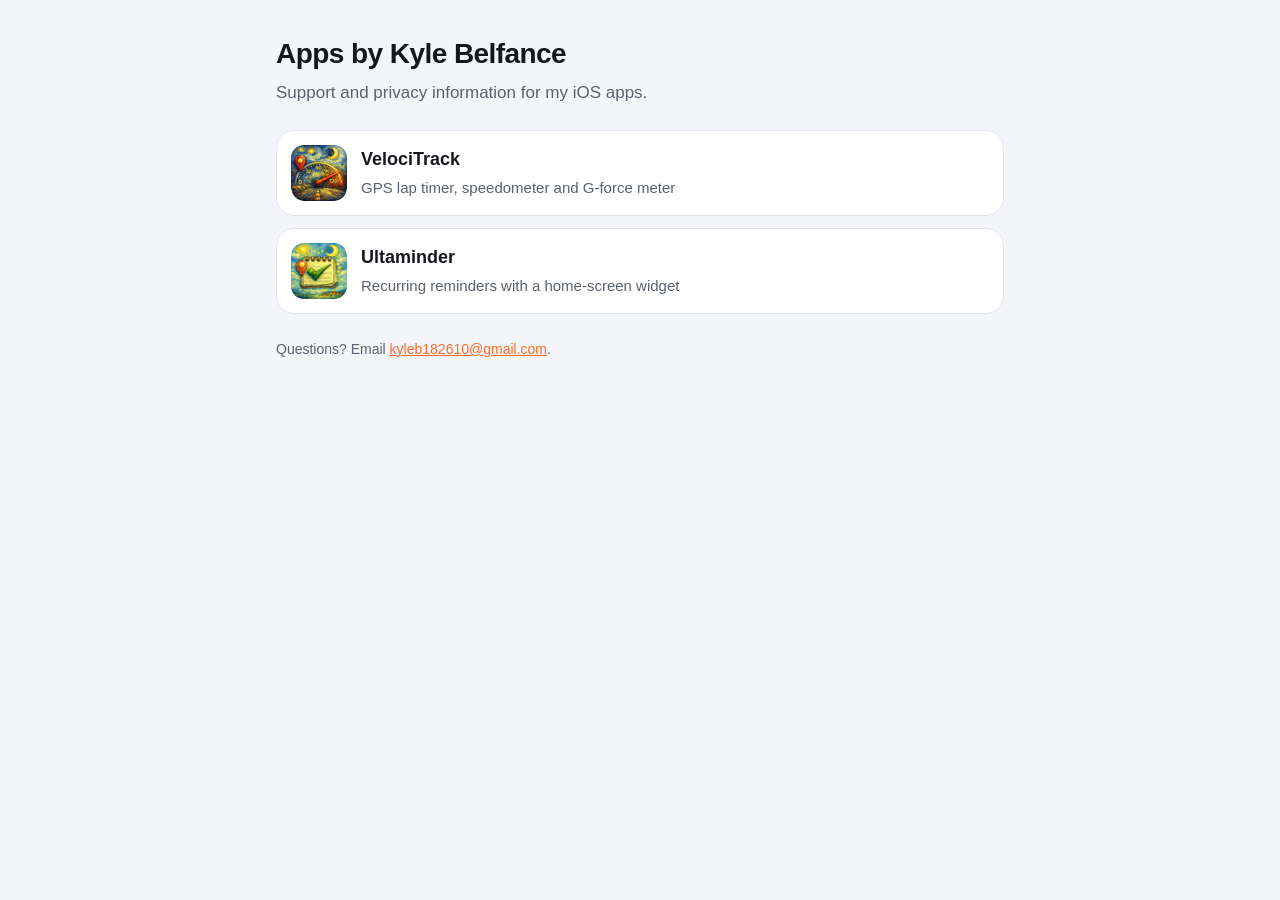
<file: index.html>
<!doctype html>
<html lang="en">
<head>
<meta charset="utf-8">
<meta name="viewport" content="width=device-width, initial-scale=1">
<title>Kyle Belfance Apps</title>
<link rel="stylesheet" href="style.css">
</head>
<body>
<main>
  <header>
    <div>
      <h1>Apps by Kyle Belfance</h1>
      <p>Support and privacy information for my iOS apps.</p>
    </div>
  </header>
  <div class="apps">
    <a class="app" href="velocitrack/">
      <img src="velocitrack/icon.png" alt="">
      <div><strong>VelociTrack</strong><span>GPS lap timer, speedometer and G-force meter</span></div>
    </a>
    <a class="app" href="ultaminder/">
      <img src="ultaminder/icon.png" alt="">
      <div><strong>Ultaminder</strong><span>Recurring reminders with a home-screen widget</span></div>
    </a>
  </div>
  <footer>Questions? Email <a href="mailto:kyleb182610@gmail.com">kyleb182610@gmail.com</a>.</footer>
</main>
</body>
</html>
</file>
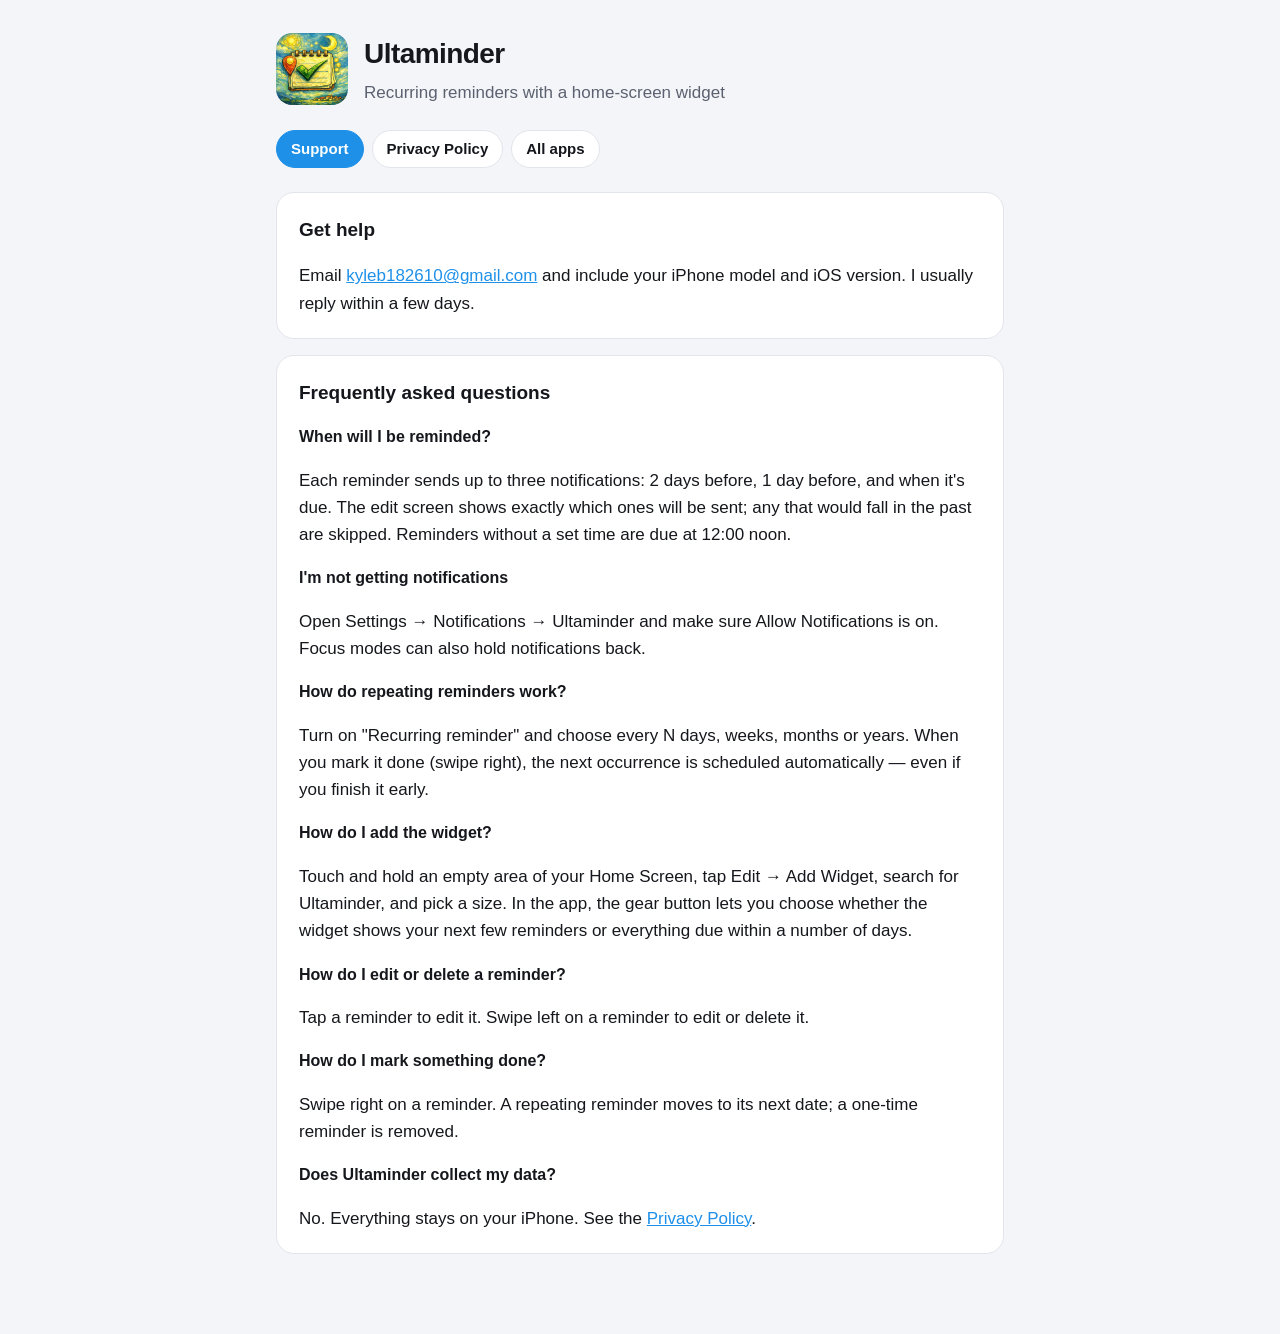
<file: ultaminder/index.html>
<!doctype html>
<html lang="en" data-app="ultaminder">
<head>
<meta charset="utf-8">
<meta name="viewport" content="width=device-width, initial-scale=1">
<title>Ultaminder Support</title>
<link rel="stylesheet" href="../style.css">
</head>
<body>
<main>
  <header>
    <img src="icon.png" alt="Ultaminder app icon">
    <div><h1>Ultaminder</h1><p>Recurring reminders with a home-screen widget</p></div>
  </header>
  <nav>
    <a href="./" aria-current="page">Support</a>
    <a href="privacy.html">Privacy Policy</a>
    <a href="../">All apps</a>
  </nav>

  <section>
    <h2>Get help</h2>
    <p>Email <a href="mailto:kyleb182610@gmail.com?subject=Ultaminder%20support">kyleb182610@gmail.com</a> and include your iPhone model and iOS version. I usually reply within a few days.</p>
  </section>

  <section>
    <h2>Frequently asked questions</h2>

    <h3>When will I be reminded?</h3>
    <p>Each reminder sends up to three notifications: 2 days before, 1 day before, and when it's due. The edit screen shows exactly which ones will be sent; any that would fall in the past are skipped. Reminders without a set time are due at 12:00 noon.</p>

    <h3>I'm not getting notifications</h3>
    <p>Open Settings → Notifications → Ultaminder and make sure Allow Notifications is on. Focus modes can also hold notifications back.</p>

    <h3>How do repeating reminders work?</h3>
    <p>Turn on "Recurring reminder" and choose every N days, weeks, months or years. When you mark it done (swipe right), the next occurrence is scheduled automatically — even if you finish it early.</p>

    <h3>How do I add the widget?</h3>
    <p>Touch and hold an empty area of your Home Screen, tap Edit → Add Widget, search for Ultaminder, and pick a size. In the app, the gear button lets you choose whether the widget shows your next few reminders or everything due within a number of days.</p>

    <h3>How do I edit or delete a reminder?</h3>
    <p>Tap a reminder to edit it. Swipe left on a reminder to edit or delete it.</p>

    <h3>How do I mark something done?</h3>
    <p>Swipe right on a reminder. A repeating reminder moves to its next date; a one-time reminder is removed.</p>

    <h3>Does Ultaminder collect my data?</h3>
    <p>No. Everything stays on your iPhone. See the <a href="privacy.html">Privacy Policy</a>.</p>
  </section>
</main>
</body>
</html>
</file>
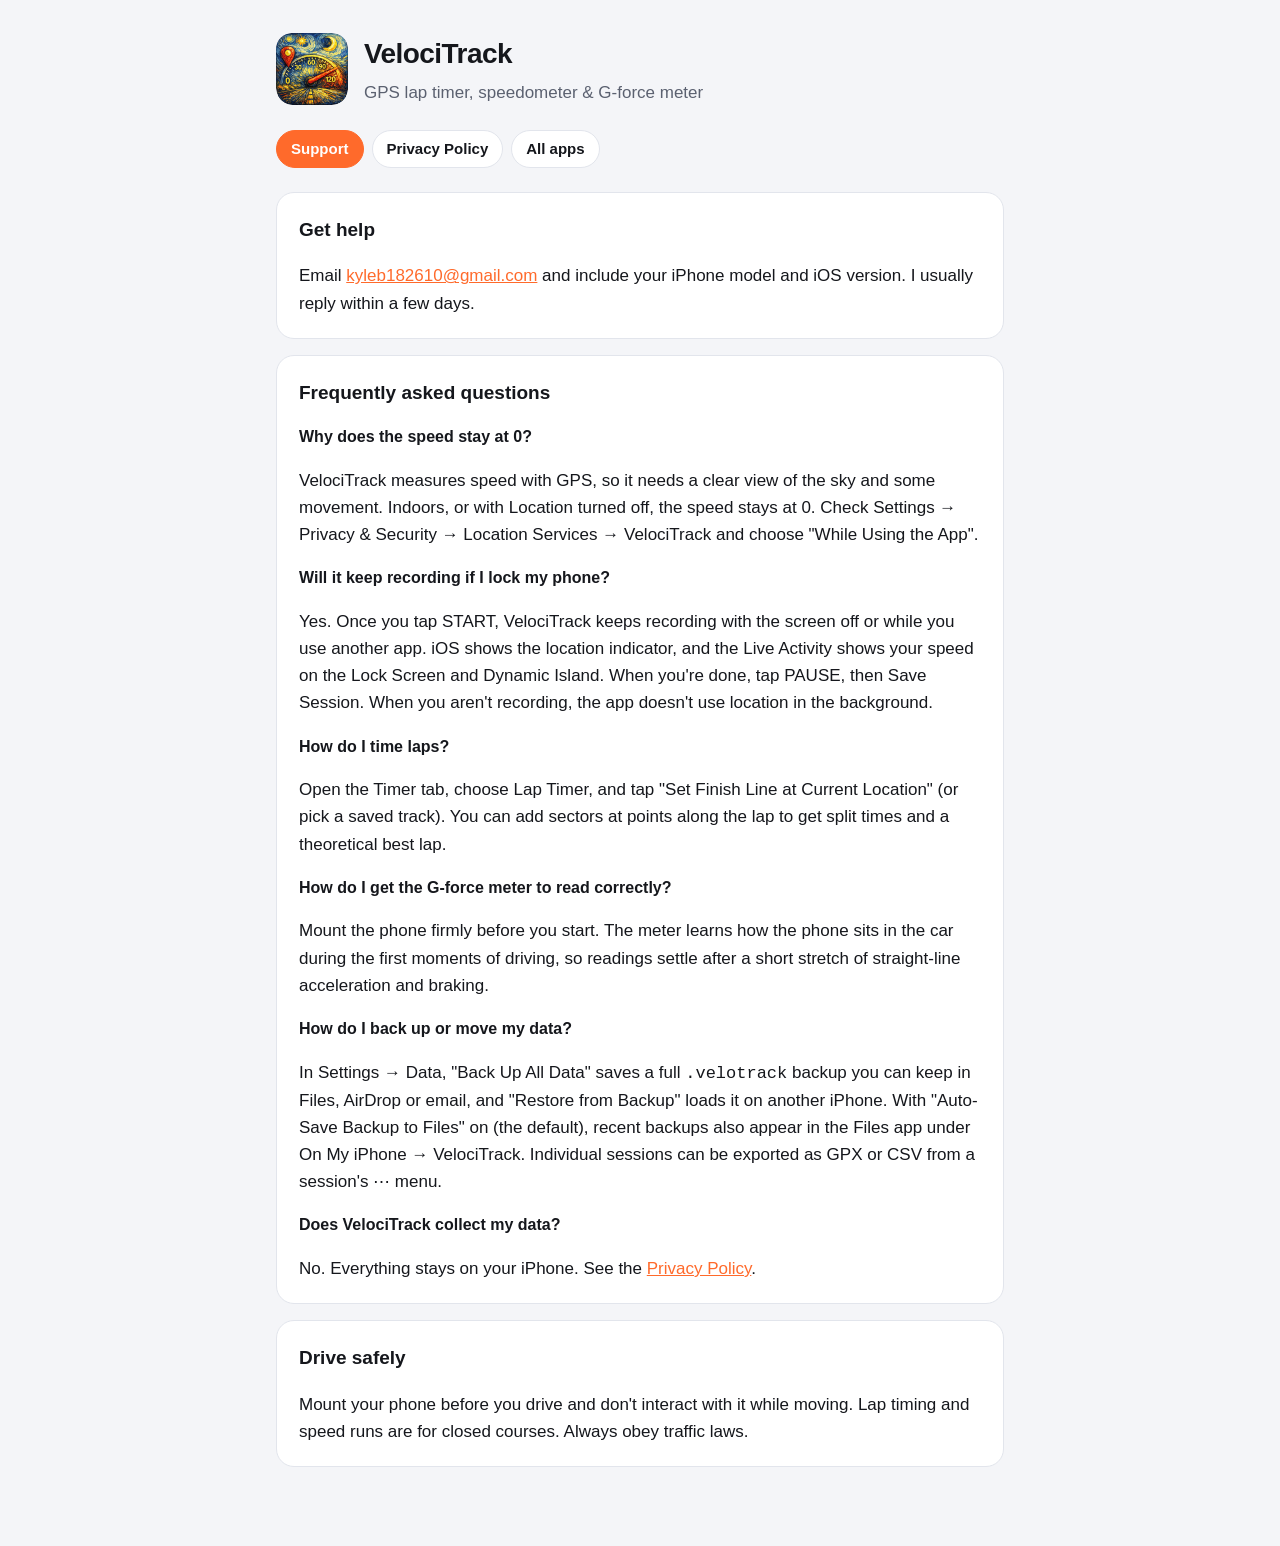
<file: velocitrack/index.html>
<!doctype html>
<html lang="en" data-app="velocitrack">
<head>
<meta charset="utf-8">
<meta name="viewport" content="width=device-width, initial-scale=1">
<title>VelociTrack Support</title>
<link rel="stylesheet" href="../style.css">
</head>
<body>
<main>
  <header>
    <img src="icon.png" alt="VelociTrack app icon">
    <div><h1>VelociTrack</h1><p>GPS lap timer, speedometer &amp; G-force meter</p></div>
  </header>
  <nav>
    <a href="./" aria-current="page">Support</a>
    <a href="privacy.html">Privacy Policy</a>
    <a href="../">All apps</a>
  </nav>

  <section>
    <h2>Get help</h2>
    <p>Email <a href="mailto:kyleb182610@gmail.com?subject=VelociTrack%20support">kyleb182610@gmail.com</a> and include your iPhone model and iOS version. I usually reply within a few days.</p>
  </section>

  <section>
    <h2>Frequently asked questions</h2>

    <h3>Why does the speed stay at 0?</h3>
    <p>VelociTrack measures speed with GPS, so it needs a clear view of the sky and some movement. Indoors, or with Location turned off, the speed stays at 0. Check Settings → Privacy &amp; Security → Location Services → VelociTrack and choose "While Using the App".</p>

    <h3>Will it keep recording if I lock my phone?</h3>
    <p>Yes. Once you tap START, VelociTrack keeps recording with the screen off or while you use another app. iOS shows the location indicator, and the Live Activity shows your speed on the Lock Screen and Dynamic Island. When you're done, tap PAUSE, then Save Session. When you aren't recording, the app doesn't use location in the background.</p>

    <h3>How do I time laps?</h3>
    <p>Open the Timer tab, choose Lap Timer, and tap "Set Finish Line at Current Location" (or pick a saved track). You can add sectors at points along the lap to get split times and a theoretical best lap.</p>

    <h3>How do I get the G-force meter to read correctly?</h3>
    <p>Mount the phone firmly before you start. The meter learns how the phone sits in the car during the first moments of driving, so readings settle after a short stretch of straight-line acceleration and braking.</p>

    <h3>How do I back up or move my data?</h3>
    <p>In Settings → Data, "Back Up All Data" saves a full <code>.velotrack</code> backup you can keep in Files, AirDrop or email, and "Restore from Backup" loads it on another iPhone. With "Auto-Save Backup to Files" on (the default), recent backups also appear in the Files app under On My iPhone → VelociTrack. Individual sessions can be exported as GPX or CSV from a session's ⋯ menu.</p>

    <h3>Does VelociTrack collect my data?</h3>
    <p>No. Everything stays on your iPhone. See the <a href="privacy.html">Privacy Policy</a>.</p>
  </section>

  <section>
    <h2>Drive safely</h2>
    <p>Mount your phone before you drive and don't interact with it while moving. Lap timing and speed runs are for closed courses. Always obey traffic laws.</p>
  </section>
</main>
</body>
</html>
</file>
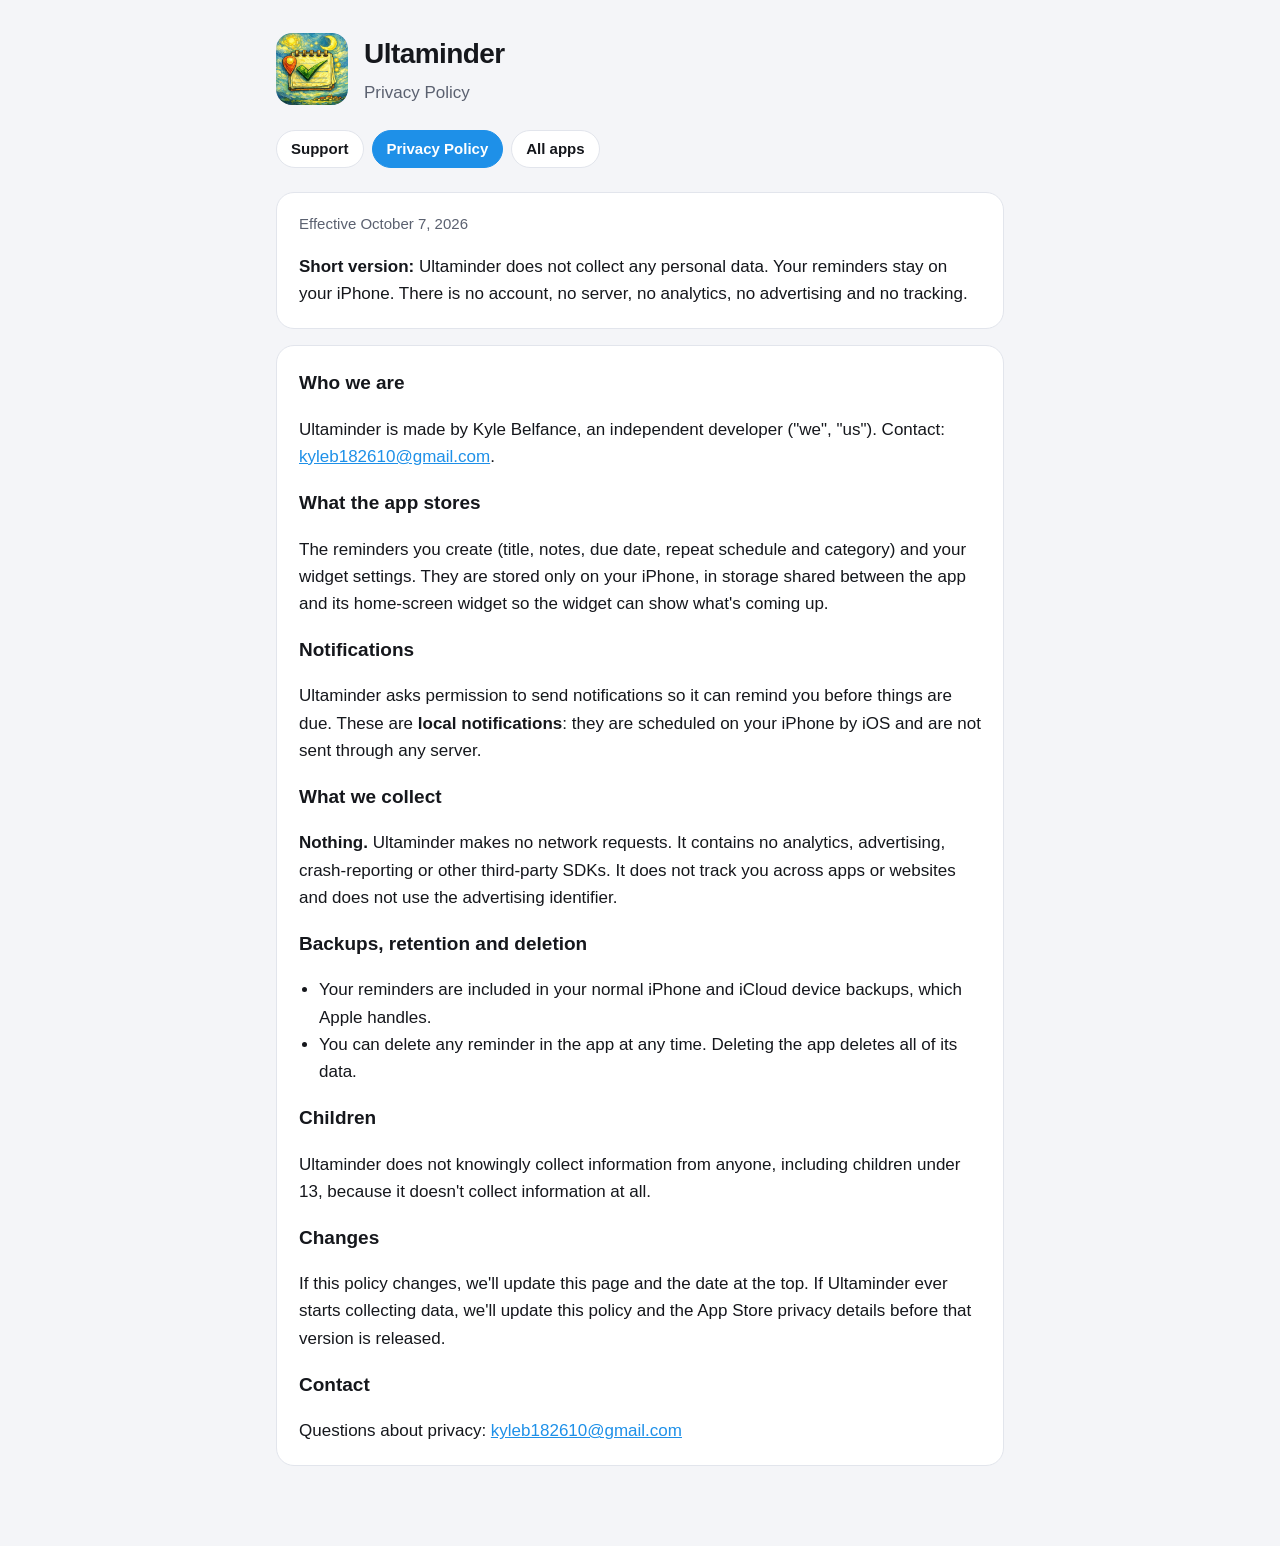
<file: ultaminder/privacy.html>
<!doctype html>
<html lang="en" data-app="ultaminder">
<head>
<meta charset="utf-8">
<meta name="viewport" content="width=device-width, initial-scale=1">
<title>Ultaminder Privacy Policy</title>
<link rel="stylesheet" href="../style.css">
</head>
<body>
<main>
  <header>
    <img src="icon.png" alt="Ultaminder app icon">
    <div><h1>Ultaminder</h1><p>Privacy Policy</p></div>
  </header>
  <nav>
    <a href="./">Support</a>
    <a href="privacy.html" aria-current="page">Privacy Policy</a>
    <a href="../">All apps</a>
  </nav>

  <section>
    <p class="muted">Effective October 7, 2026</p>
    <p><strong>Short version:</strong> Ultaminder does not collect any personal data. Your reminders stay on your iPhone. There is no account, no server, no analytics, no advertising and no tracking.</p>
  </section>

  <section>
    <h2>Who we are</h2>
    <p>Ultaminder is made by Kyle Belfance, an independent developer ("we", "us"). Contact: <a href="mailto:kyleb182610@gmail.com">kyleb182610@gmail.com</a>.</p>

    <h2>What the app stores</h2>
    <p>The reminders you create (title, notes, due date, repeat schedule and category) and your widget settings. They are stored only on your iPhone, in storage shared between the app and its home-screen widget so the widget can show what's coming up.</p>

    <h2>Notifications</h2>
    <p>Ultaminder asks permission to send notifications so it can remind you before things are due. These are <strong>local notifications</strong>: they are scheduled on your iPhone by iOS and are not sent through any server.</p>

    <h2>What we collect</h2>
    <p><strong>Nothing.</strong> Ultaminder makes no network requests. It contains no analytics, advertising, crash-reporting or other third-party SDKs. It does not track you across apps or websites and does not use the advertising identifier.</p>

    <h2>Backups, retention and deletion</h2>
    <ul>
      <li>Your reminders are included in your normal iPhone and iCloud device backups, which Apple handles.</li>
      <li>You can delete any reminder in the app at any time. Deleting the app deletes all of its data.</li>
    </ul>

    <h2>Children</h2>
    <p>Ultaminder does not knowingly collect information from anyone, including children under 13, because it doesn't collect information at all.</p>

    <h2>Changes</h2>
    <p>If this policy changes, we'll update this page and the date at the top. If Ultaminder ever starts collecting data, we'll update this policy and the App Store privacy details before that version is released.</p>

    <h2>Contact</h2>
    <p>Questions about privacy: <a href="mailto:kyleb182610@gmail.com">kyleb182610@gmail.com</a></p>
  </section>
</main>
</body>
</html>
</file>
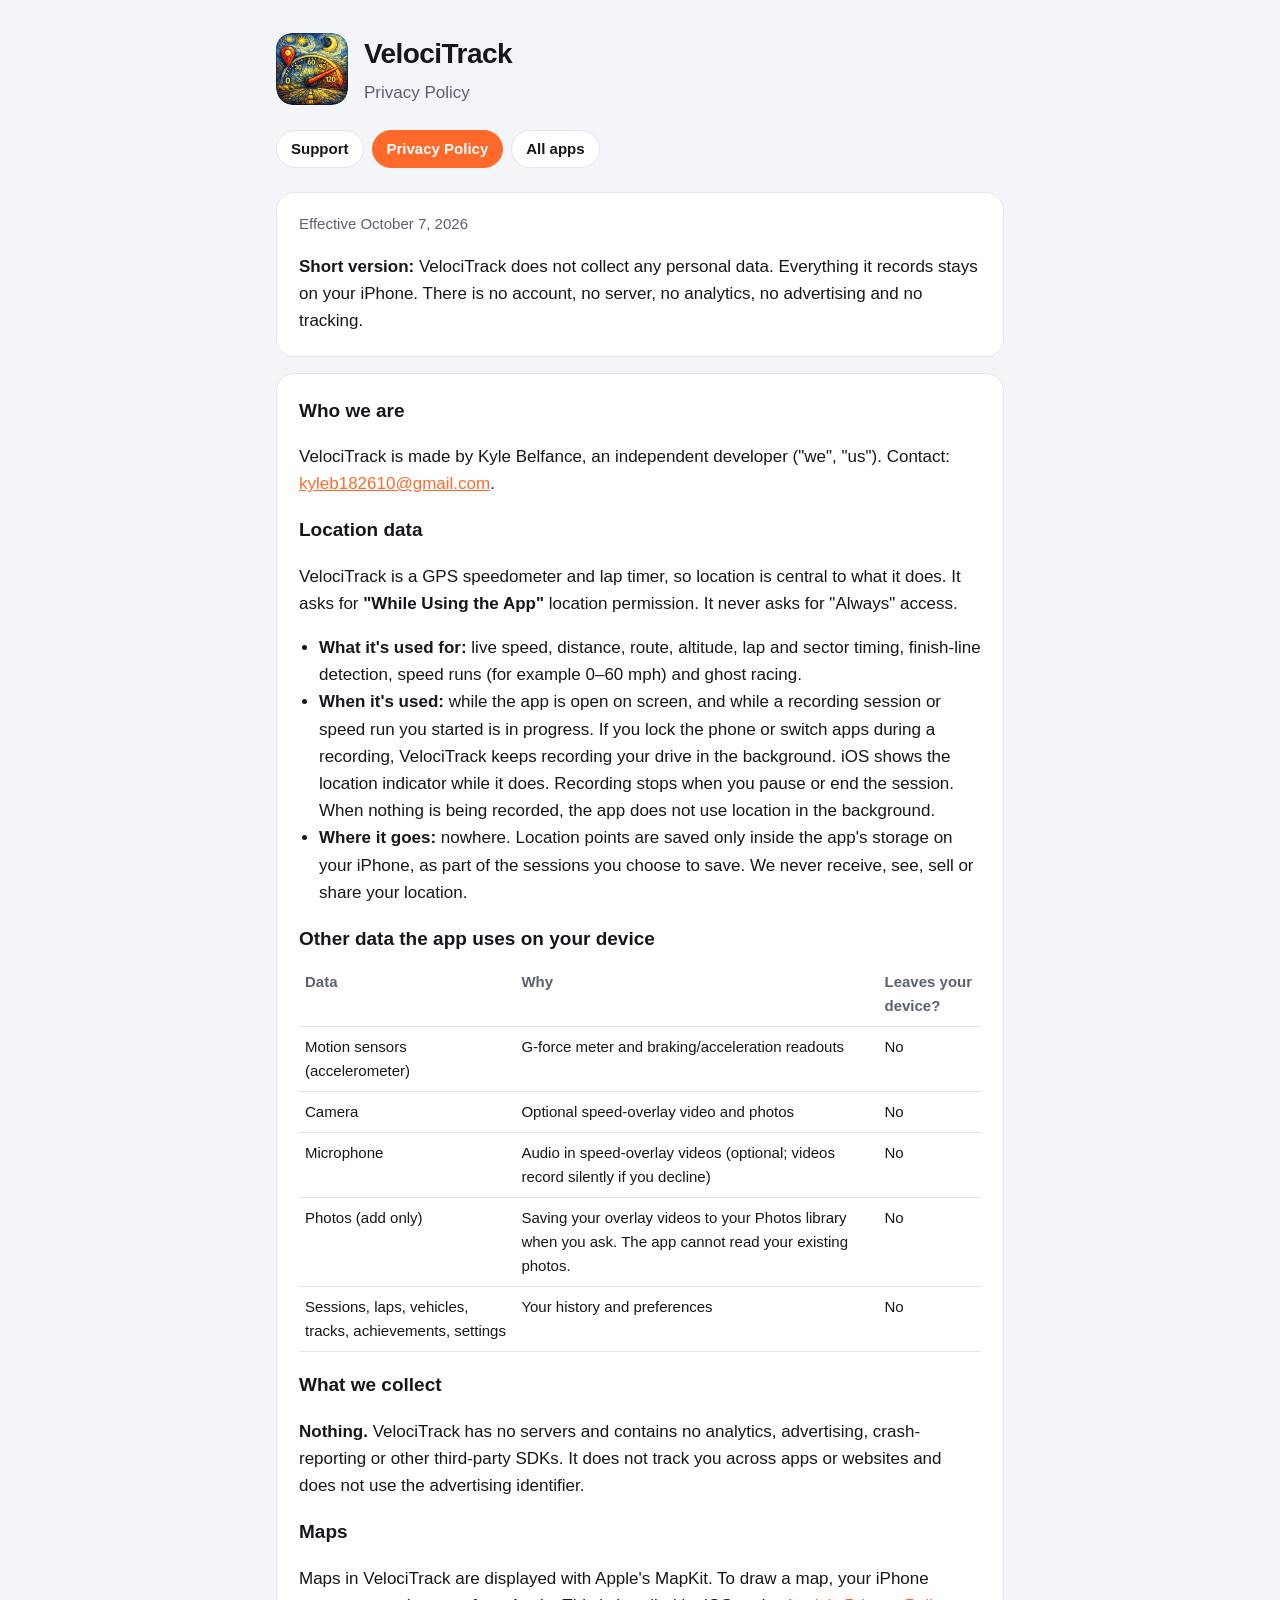
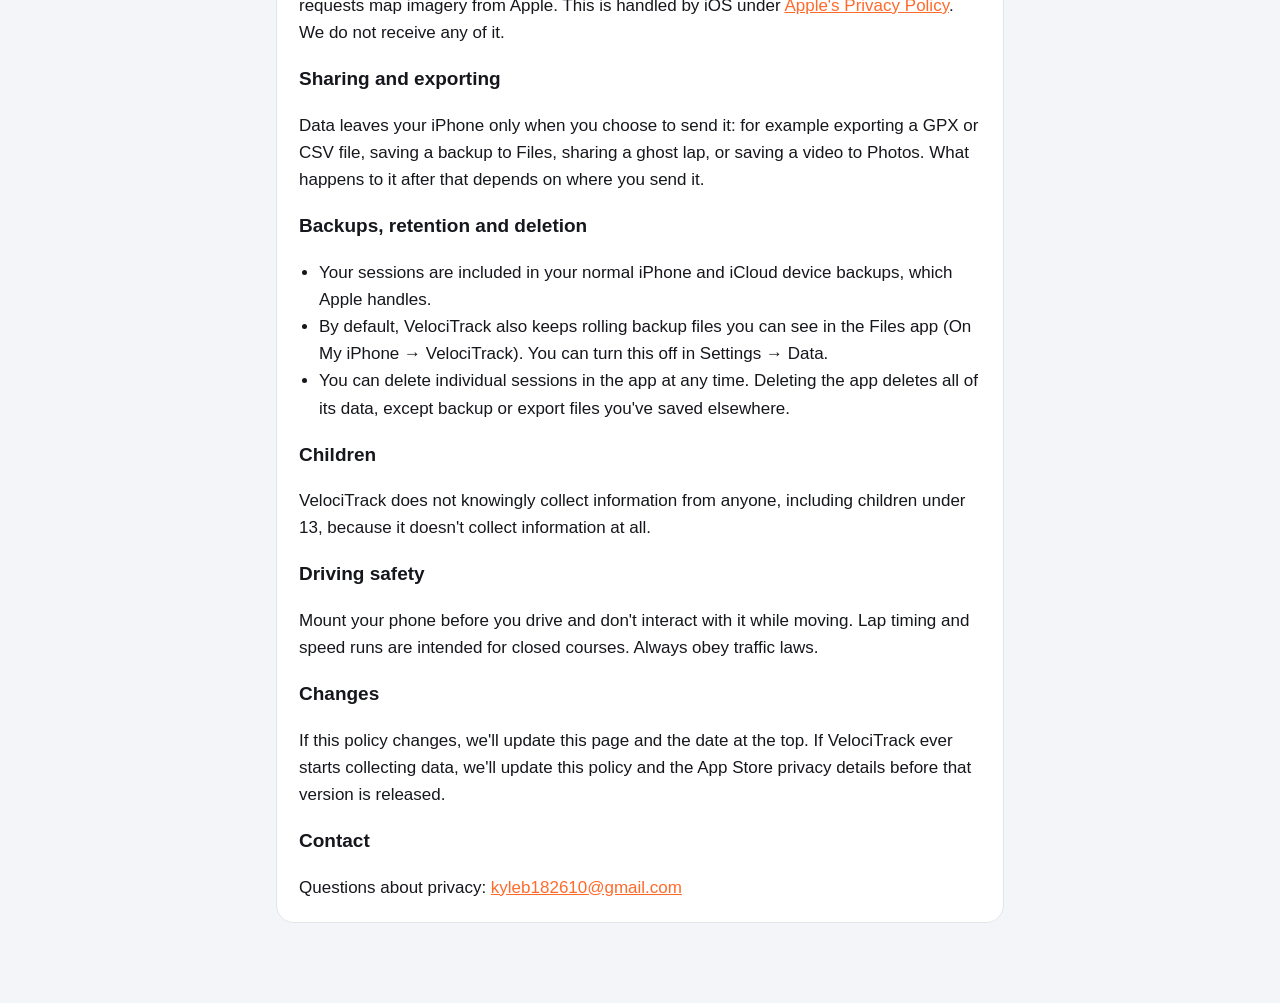
<file: velocitrack/privacy.html>
<!doctype html>
<html lang="en" data-app="velocitrack">
<head>
<meta charset="utf-8">
<meta name="viewport" content="width=device-width, initial-scale=1">
<title>VelociTrack Privacy Policy</title>
<link rel="stylesheet" href="../style.css">
</head>
<body>
<main>
  <header>
    <img src="icon.png" alt="VelociTrack app icon">
    <div><h1>VelociTrack</h1><p>Privacy Policy</p></div>
  </header>
  <nav>
    <a href="./">Support</a>
    <a href="privacy.html" aria-current="page">Privacy Policy</a>
    <a href="../">All apps</a>
  </nav>

  <section>
    <p class="muted">Effective October 7, 2026</p>
    <p><strong>Short version:</strong> VelociTrack does not collect any personal data. Everything it records stays on your iPhone. There is no account, no server, no analytics, no advertising and no tracking.</p>
  </section>

  <section>
    <h2>Who we are</h2>
    <p>VelociTrack is made by Kyle Belfance, an independent developer ("we", "us"). Contact: <a href="mailto:kyleb182610@gmail.com">kyleb182610@gmail.com</a>.</p>

    <h2>Location data</h2>
    <p>VelociTrack is a GPS speedometer and lap timer, so location is central to what it does. It asks for <strong>"While Using the App"</strong> location permission. It never asks for "Always" access.</p>
    <ul>
      <li><strong>What it's used for:</strong> live speed, distance, route, altitude, lap and sector timing, finish-line detection, speed runs (for example 0–60 mph) and ghost racing.</li>
      <li><strong>When it's used:</strong> while the app is open on screen, and while a recording session or speed run you started is in progress. If you lock the phone or switch apps during a recording, VelociTrack keeps recording your drive in the background. iOS shows the location indicator while it does. Recording stops when you pause or end the session. When nothing is being recorded, the app does not use location in the background.</li>
      <li><strong>Where it goes:</strong> nowhere. Location points are saved only inside the app's storage on your iPhone, as part of the sessions you choose to save. We never receive, see, sell or share your location.</li>
    </ul>

    <h2>Other data the app uses on your device</h2>
    <table>
      <tr><th>Data</th><th>Why</th><th>Leaves your device?</th></tr>
      <tr><td>Motion sensors (accelerometer)</td><td>G-force meter and braking/acceleration readouts</td><td>No</td></tr>
      <tr><td>Camera</td><td>Optional speed-overlay video and photos</td><td>No</td></tr>
      <tr><td>Microphone</td><td>Audio in speed-overlay videos (optional; videos record silently if you decline)</td><td>No</td></tr>
      <tr><td>Photos (add only)</td><td>Saving your overlay videos to your Photos library when you ask. The app cannot read your existing photos.</td><td>No</td></tr>
      <tr><td>Sessions, laps, vehicles, tracks, achievements, settings</td><td>Your history and preferences</td><td>No</td></tr>
    </table>

    <h2>What we collect</h2>
    <p><strong>Nothing.</strong> VelociTrack has no servers and contains no analytics, advertising, crash-reporting or other third-party SDKs. It does not track you across apps or websites and does not use the advertising identifier.</p>

    <h2>Maps</h2>
    <p>Maps in VelociTrack are displayed with Apple's MapKit. To draw a map, your iPhone requests map imagery from Apple. This is handled by iOS under <a href="https://www.apple.com/legal/privacy/">Apple's Privacy Policy</a>. We do not receive any of it.</p>

    <h2>Sharing and exporting</h2>
    <p>Data leaves your iPhone only when you choose to send it: for example exporting a GPX or CSV file, saving a backup to Files, sharing a ghost lap, or saving a video to Photos. What happens to it after that depends on where you send it.</p>

    <h2>Backups, retention and deletion</h2>
    <ul>
      <li>Your sessions are included in your normal iPhone and iCloud device backups, which Apple handles.</li>
      <li>By default, VelociTrack also keeps rolling backup files you can see in the Files app (On My iPhone → VelociTrack). You can turn this off in Settings → Data.</li>
      <li>You can delete individual sessions in the app at any time. Deleting the app deletes all of its data, except backup or export files you've saved elsewhere.</li>
    </ul>

    <h2>Children</h2>
    <p>VelociTrack does not knowingly collect information from anyone, including children under 13, because it doesn't collect information at all.</p>

    <h2>Driving safety</h2>
    <p>Mount your phone before you drive and don't interact with it while moving. Lap timing and speed runs are intended for closed courses. Always obey traffic laws.</p>

    <h2>Changes</h2>
    <p>If this policy changes, we'll update this page and the date at the top. If VelociTrack ever starts collecting data, we'll update this policy and the App Store privacy details before that version is released.</p>

    <h2>Contact</h2>
    <p>Questions about privacy: <a href="mailto:kyleb182610@gmail.com">kyleb182610@gmail.com</a></p>
  </section>
</main>
</body>
</html>
</file>
<file: style.css>
:root {
  --bg: #f4f5f8;
  --card: #ffffff;
  --text: #15171c;
  --muted: #5b6170;
  --line: #e2e5ec;
  --accent: #ff6a2b;
}
:root[data-app="ultaminder"] { --accent: #1e90e8; }
@media (prefers-color-scheme: dark) {
  :root { --bg: #0e1015; --card: #171a21; --text: #eef0f5; --muted: #9aa1b2; --line: #2a2f3a; }
}
* { box-sizing: border-box; }
body {
  margin: 0;
  background: var(--bg);
  color: var(--text);
  font: 17px/1.6 -apple-system, BlinkMacSystemFont, "SF Pro Text", "Segoe UI", Roboto, sans-serif;
}
main { max-width: 760px; margin: 0 auto; padding: 32px 16px 64px; }
header { display: flex; align-items: center; gap: 16px; margin-bottom: 24px; }
header img { width: 72px; height: 72px; border-radius: 16px; }
header h1 { margin: 0; font-size: 28px; letter-spacing: -0.02em; }
header p { margin: 2px 0 0; color: var(--muted); }
nav { display: flex; gap: 8px; flex-wrap: wrap; margin-bottom: 24px; }
nav a {
  padding: 6px 14px; border-radius: 999px; border: 1px solid var(--line);
  background: var(--card); color: var(--text); text-decoration: none; font-size: 15px; font-weight: 600;
}
nav a[aria-current="page"] { background: var(--accent); border-color: var(--accent); color: #fff; }
section {
  background: var(--card); border: 1px solid var(--line); border-radius: 18px;
  padding: 4px 22px; margin-bottom: 16px;
}
h2 { font-size: 19px; margin: 18px 0 6px; }
h3 { font-size: 16px; margin: 16px 0 4px; }
p, li { color: var(--text); }
.muted { color: var(--muted); font-size: 15px; }
a { color: var(--accent); }
ul { padding-left: 20px; }
table { width: 100%; border-collapse: collapse; font-size: 15px; margin: 8px 0 16px; }
th, td { text-align: left; padding: 8px 6px; border-bottom: 1px solid var(--line); vertical-align: top; }
th { color: var(--muted); font-weight: 600; }
.apps { display: grid; gap: 12px; }
.app { display: flex; gap: 14px; align-items: center; text-decoration: none; color: var(--text);
  background: var(--card); border: 1px solid var(--line); border-radius: 18px; padding: 14px; }
.app img { width: 56px; height: 56px; border-radius: 13px; }
.app strong { display: block; font-size: 18px; }
.app span { color: var(--muted); font-size: 15px; }
footer { color: var(--muted); font-size: 14px; margin-top: 24px; }
</file>
